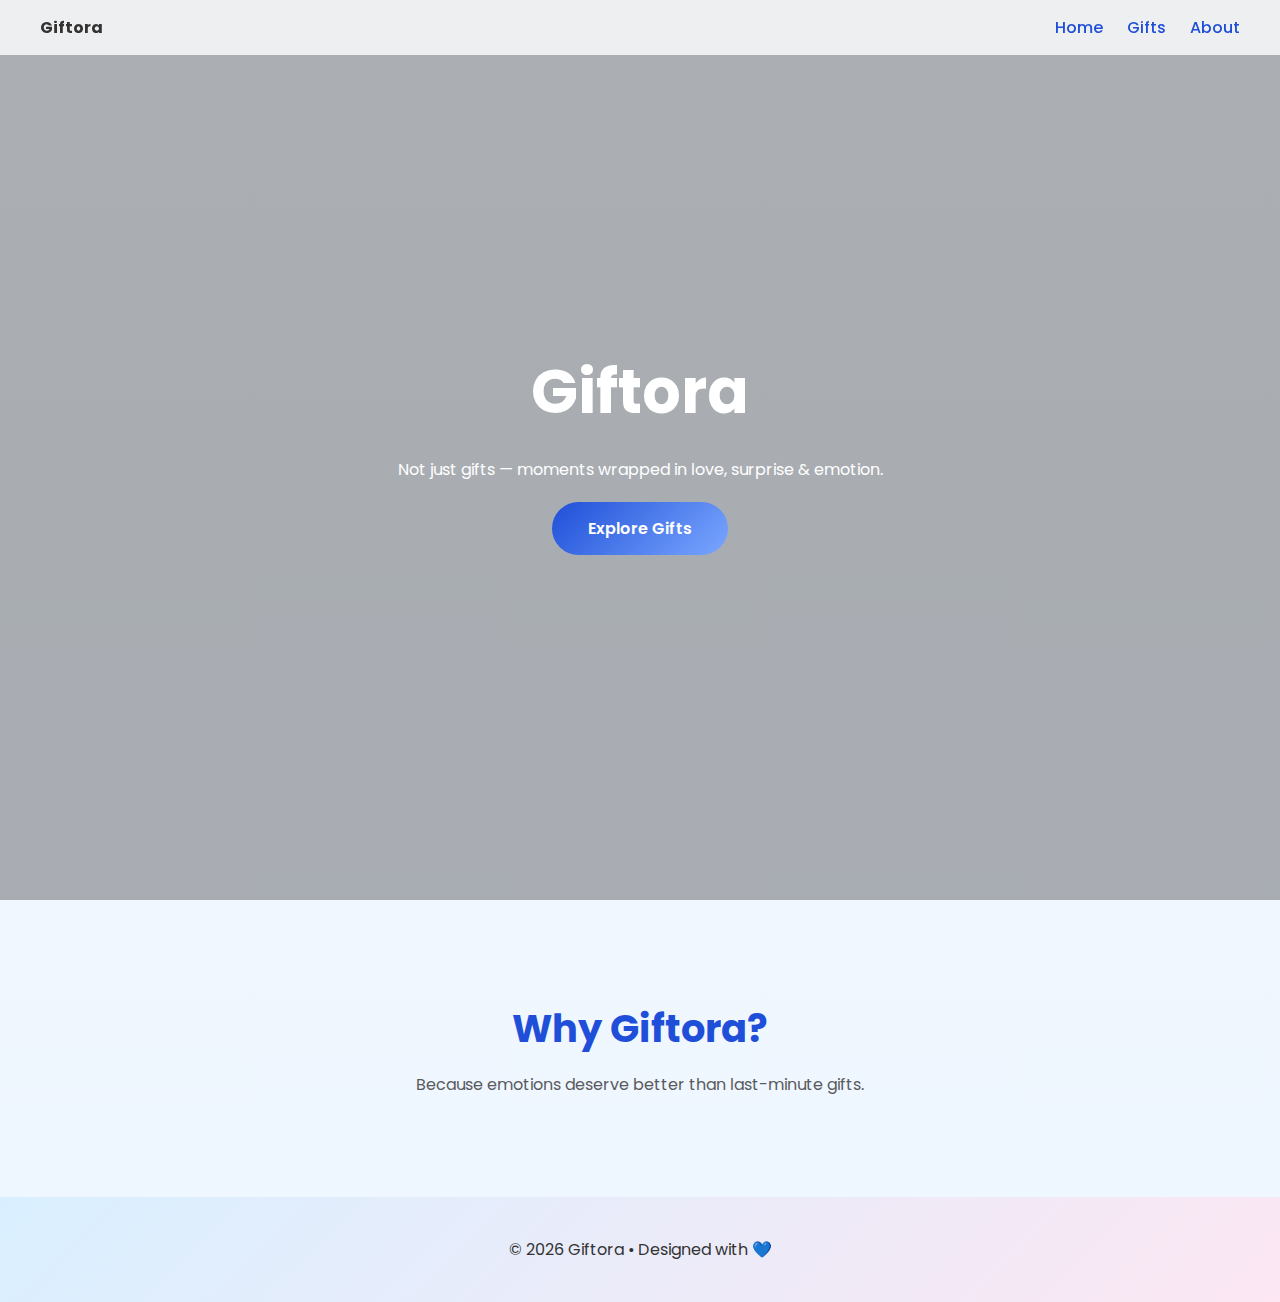
<file: index.html>
<!DOCTYPE html>
<html lang="en">
<head>
<meta charset="UTF-8">
<title>Giftora | Curated Emotions</title>
<link rel="stylesheet" href="style.css">
</head>
<body>

<nav>
  <strong>Giftora</strong>
  <div>
    <a href="index.html">Home</a>
    <a href="gifts.html">Gifts</a>
    <a href="about.html">About</a>
  </div>
</nav>

<div class="hero">
  <div>
    <h1>Giftora</h1>
    <p>Not just gifts — moments wrapped in love, surprise & emotion.</p>
    <a href="gifts.html" class="btn">Explore Gifts</a>
  </div>
</div>

<section>
  <h2 class="title">Why Giftora?</h2>
  <p class="sub">
    Because emotions deserve better than last-minute gifts.
  </p>
</section>

<footer>
  © 2026 Giftora • Designed with 💙
</footer>

<script src="script.js"></script>
</body>
</html>
</file>
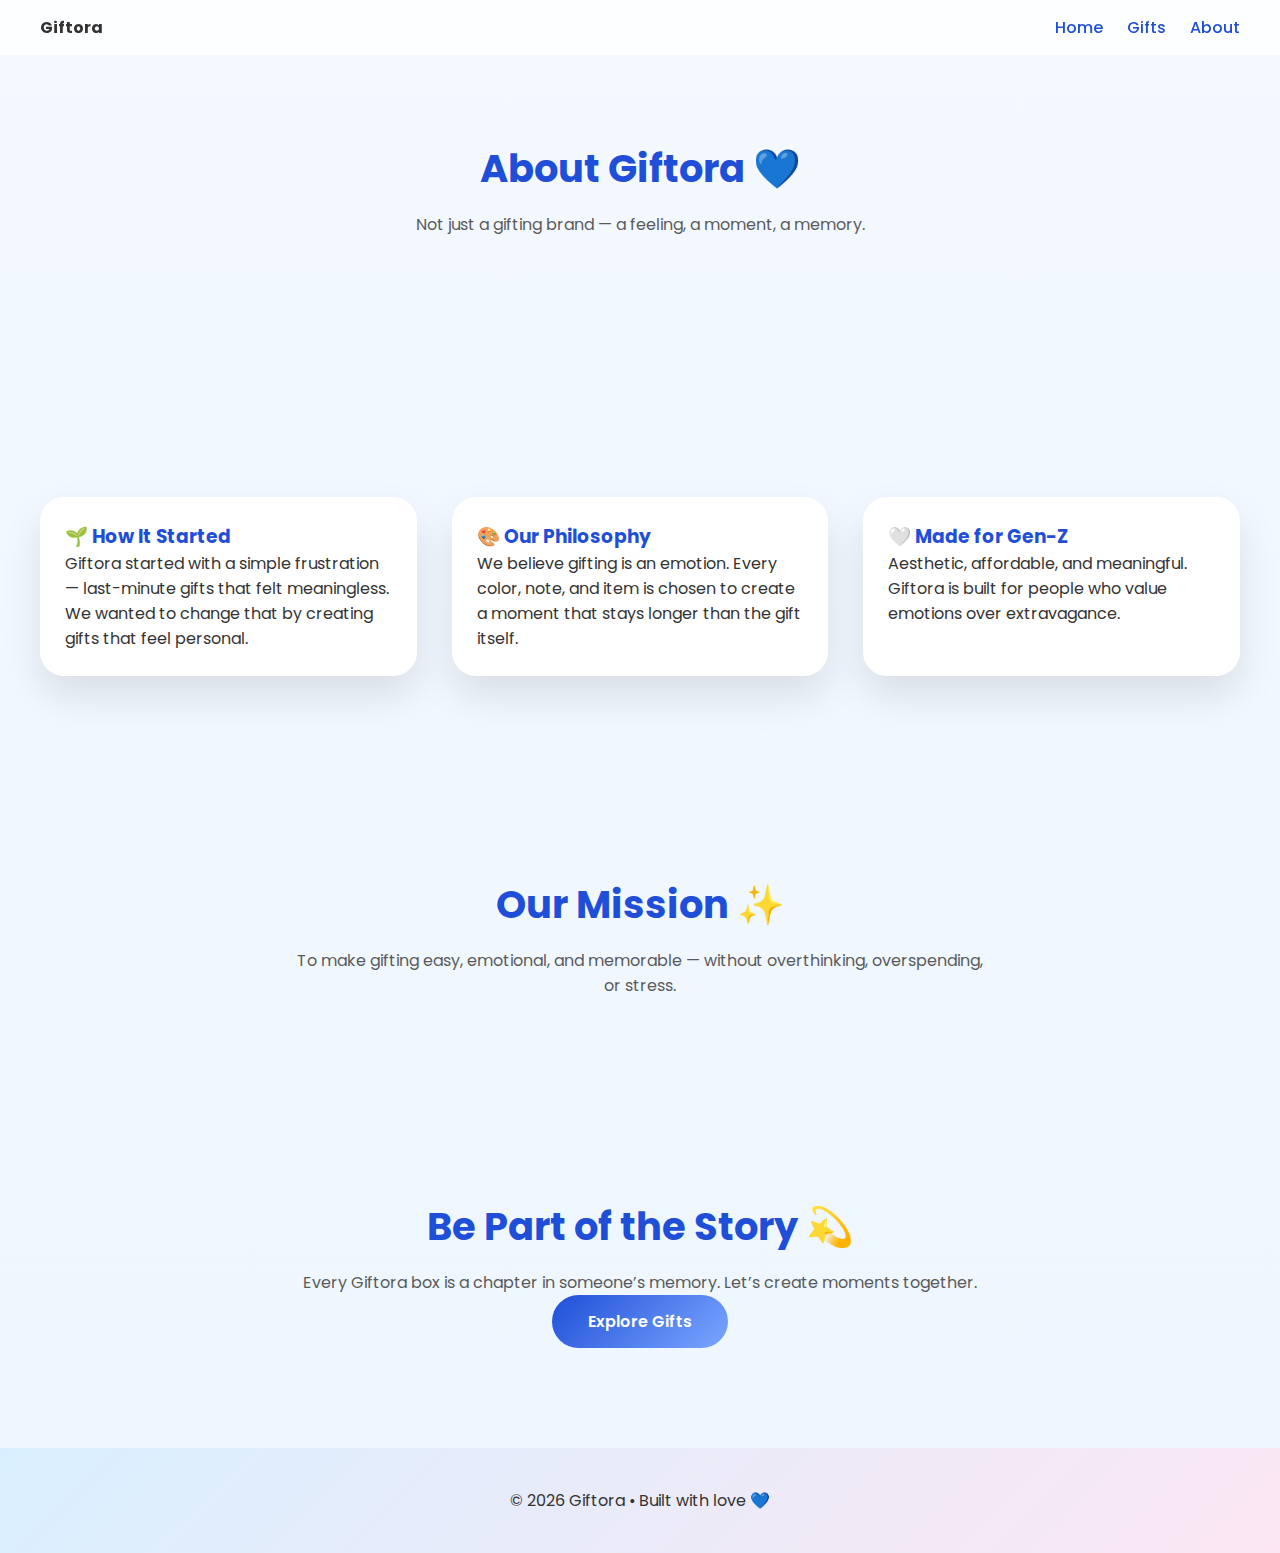
<file: about.html>
<!DOCTYPE html>
<html lang="en">
<head>
<meta charset="UTF-8">
<title>About Giftora | Our Story</title>
<link rel="stylesheet" href="style.css">
</head>
<body>

<nav>
  <strong>Giftora</strong>
  <div>
    <a href="index.html">Home</a>
    <a href="gifts.html">Gifts</a>
    <a href="about.html">About</a>
  </div>
</nav>

<section style="padding-top:140px;">
  <h2 class="title">About Giftora 💙</h2>
  <p class="sub">
    Not just a gifting brand — a feeling, a moment, a memory.
  </p>
</section>

<section>
  <div class="grid">
    <div class="card">
      <div>
        <h3>🌱 How It Started</h3>
        <p>
          Giftora started with a simple frustration —
          last-minute gifts that felt meaningless.
          We wanted to change that by creating gifts that feel personal.
        </p>
      </div>
    </div>

    <div class="card">
      <div>
        <h3>🎨 Our Philosophy</h3>
        <p>
          We believe gifting is an emotion.
          Every color, note, and item is chosen to create a moment
          that stays longer than the gift itself.
        </p>
      </div>
    </div>

    <div class="card">
      <div>
        <h3>🤍 Made for Gen-Z</h3>
        <p>
          Aesthetic, affordable, and meaningful.
          Giftora is built for people who value emotions over extravagance.
        </p>
      </div>
    </div>
  </div>
</section>

<section>
  <h2 class="title">Our Mission ✨</h2>
  <p class="sub">
    To make gifting easy, emotional, and memorable —
    without overthinking, overspending, or stress.
  </p>
</section>

<section style="text-align:center;">
  <h2 class="title">Be Part of the Story 💫</h2>
  <p class="sub">
    Every Giftora box is a chapter in someone’s memory.
    Let’s create moments together.
  </p>
  <a href="gifts.html" class="btn">Explore Gifts</a>
</section>

<footer>
  © 2026 Giftora • Built with love 💙
</footer>

</body>
</html>
</file>
<file: style.css>
@import url('https://fonts.googleapis.com/css2?family=Poppins:wght@300;400;600&display=swap');

* {
  margin: 0;
  padding: 0;
  box-sizing: border-box;
}

body {
  font-family: 'Poppins', sans-serif;
  background: linear-gradient(180deg, #f4f9ff, #eef6ff);
  color: #333;
}

/* NAVBAR */
nav {
  position: fixed;
  top: 0;
  width: 100%;
  background: rgba(255,255,255,0.8);
  backdrop-filter: blur(10px);
  display: flex;
  justify-content: space-between;
  padding: 15px 40px;
  z-index: 100;
}

nav a {
  text-decoration: none;
  color: #1f4fd8;
  margin-left: 20px;
  font-weight: 500;
}

/* HERO */
.hero {
  height: 100vh;
  background:
    linear-gradient(rgba(0,0,0,0.3), rgba(0,0,0,0.3)),
    url("https://images.unsplash.com/photo-1512909006721-3d6018887383");
  background-size: cover;
  background-position: center;
  display: flex;
  align-items: center;
  justify-content: center;
  text-align: center;
  color: white;
  animation: fadeIn 1.5s ease;
}

.hero h1 {
  font-size: 3.8rem;
}

.hero p {
  max-width: 600px;
  margin: 20px auto;
}

/* BUTTON */
.btn {
  padding: 14px 36px;
  background: linear-gradient(135deg, #1f4fd8, #7aa7ff);
  color: white;
  border-radius: 40px;
  text-decoration: none;
  font-weight: 600;
  display: inline-block;
  transition: transform 0.3s;
}

.btn:hover {
  transform: scale(1.08);
}

/* SECTION */
section {
  padding: 100px 40px;
}

.title {
  text-align: center;
  font-size: 2.4rem;
  color: #1f4fd8;
  margin-bottom: 15px;
}

.sub {
  text-align: center;
  max-width: 700px;
  margin: auto;
  opacity: 0.8;
}

/* CARDS */
.grid {
  display: grid;
  grid-template-columns: repeat(auto-fit, minmax(280px, 1fr));
  gap: 35px;
  margin-top: 60px;
}

.card {
  background: white;
  border-radius: 24px;
  overflow: hidden;
  box-shadow: 0 20px 40px rgba(0,0,0,0.1);
  transition: transform 0.4s;
}

.card:hover {
  transform: translateY(-15px);
}

.card img {
  width: 100%;
  height: 200px;
  object-fit: cover;
}

.card div {
  padding: 25px;
}

.card h3 {
  color: #1f4fd8;
}

/* ANIMATIONS */
@keyframes fadeIn {
  from { opacity: 0; transform: translateY(40px); }
  to { opacity: 1; transform: translateY(0); }
}

/* FOOTER */
footer {
  background: linear-gradient(135deg, #d9efff, #fce7f3);
  text-align: center;
  padding: 40px;
}
</file>
